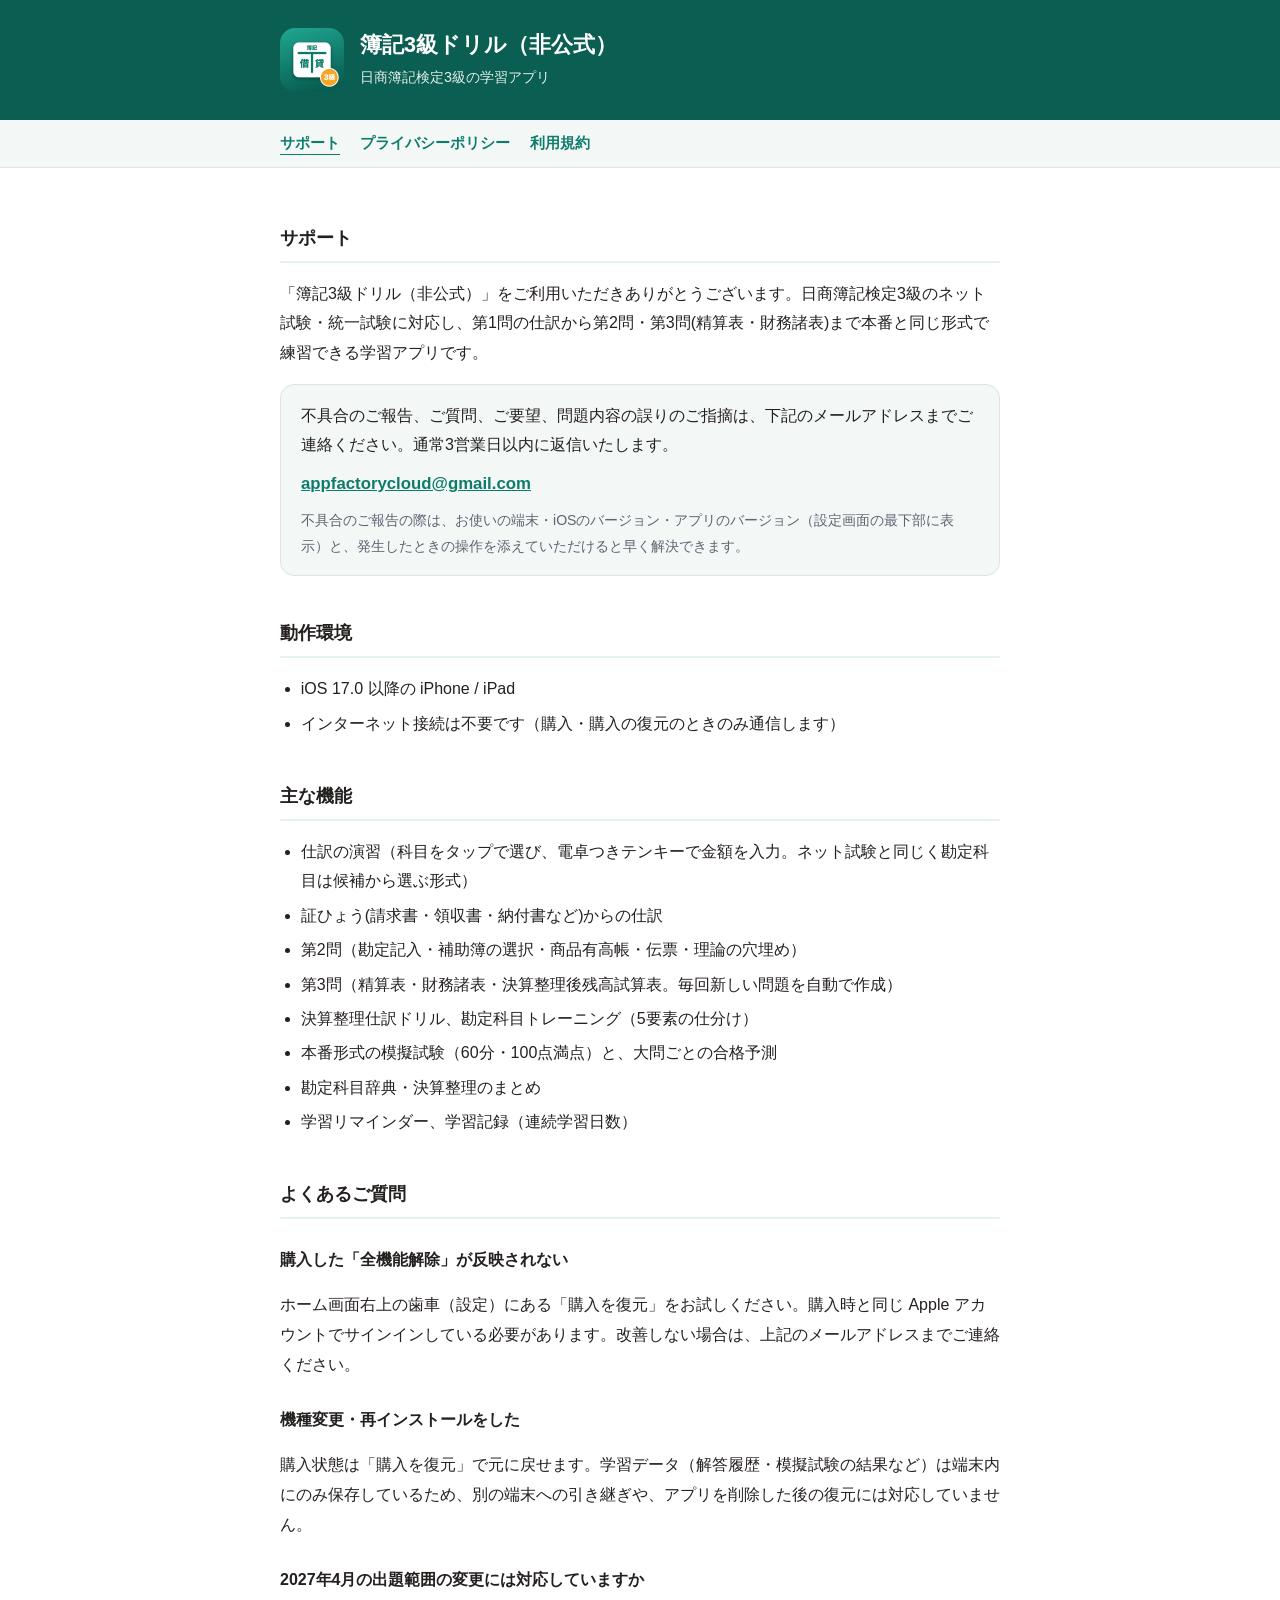
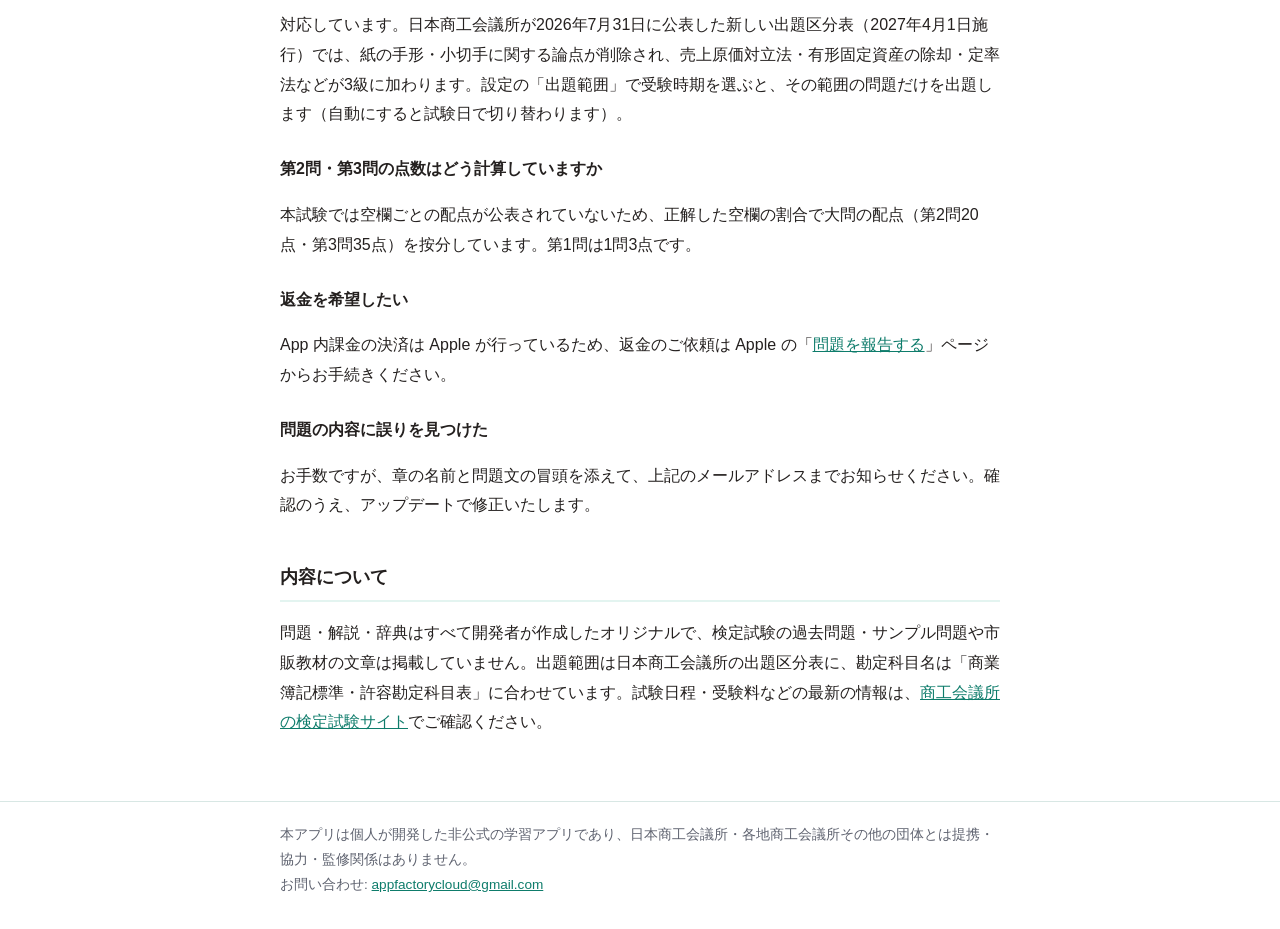
<file: docs/index.html>
<!DOCTYPE html>
<html lang="ja">
<head>
<meta charset="UTF-8">
<meta name="viewport" content="width=device-width, initial-scale=1.0">
<title>サポート | 簿記3級ドリル（非公式）</title>
<meta name="description" content="簿記3級ドリル（非公式）のサポートページ。お問い合わせ先とよくあるご質問。">
<link rel="icon" href="icon.png">
<link rel="apple-touch-icon" href="icon.png">
<link rel="stylesheet" href="style.css">
</head>
<body>
<header>
  <div class="inner">
    <img src="icon.png" alt="">
    <div>
      <h1>簿記3級ドリル<span class="nowrap">（非公式）</span></h1>
      <p>日商簿記検定3級の学習アプリ</p>
    </div>
  </div>
</header>
<nav>
  <div class="inner">
    <a href="index.html" aria-current="page">サポート</a>
    <a href="privacy.html">プライバシーポリシー</a>
    <a href="terms.html">利用規約</a>
  </div>
</nav>
<main>
<h2>サポート</h2>
<p>「簿記3級ドリル（非公式）」をご利用いただきありがとうございます。日商簿記検定3級のネット試験・統一試験に対応し、第1問の仕訳から第2問・第3問(精算表・財務諸表)まで本番と同じ形式で練習できる学習アプリです。</p>

<div class="card">
  <p style="margin:0">不具合のご報告、ご質問、ご要望、問題内容の誤りのご指摘は、下記のメールアドレスまでご連絡ください。通常3営業日以内に返信いたします。</p>
  <p class="contact" style="margin:8px 0 0"><a href="mailto:appfactorycloud@gmail.com?subject=%E3%80%90%E7%B0%BF%E8%A8%983%E7%B4%9A%E3%83%89%E3%83%AA%E3%83%AB%E3%80%91%E3%81%8A%E5%95%8F%E3%81%84%E5%90%88%E3%82%8F%E3%81%9B">appfactorycloud@gmail.com</a></p>
  <p class="note" style="margin:8px 0 0">不具合のご報告の際は、お使いの端末・iOSのバージョン・アプリのバージョン（設定画面の最下部に表示）と、発生したときの操作を添えていただけると早く解決できます。</p>
</div>

<h2>動作環境</h2>
<ul>
  <li>iOS 17.0 以降の iPhone / iPad</li>
  <li>インターネット接続は不要です（購入・購入の復元のときのみ通信します）</li>
</ul>

<h2>主な機能</h2>
<ul>
  <li>仕訳の演習（科目をタップで選び、電卓つきテンキーで金額を入力。ネット試験と同じく勘定科目は候補から選ぶ形式）</li>
  <li>証ひょう(請求書・領収書・納付書など)からの仕訳</li>
  <li>第2問（勘定記入・補助簿の選択・商品有高帳・伝票・理論の穴埋め）</li>
  <li>第3問（精算表・財務諸表・決算整理後残高試算表。毎回新しい問題を自動で作成）</li>
  <li>決算整理仕訳ドリル、勘定科目トレーニング（5要素の仕分け）</li>
  <li>本番形式の模擬試験（60分・100点満点）と、大問ごとの合格予測</li>
  <li>勘定科目辞典・決算整理のまとめ</li>
  <li>学習リマインダー、学習記録（連続学習日数）</li>
</ul>

<h2>よくあるご質問</h2>
<h3>購入した「全機能解除」が反映されない</h3>
<p>ホーム画面右上の歯車（設定）にある「購入を復元」をお試しください。購入時と同じ Apple アカウントでサインインしている必要があります。改善しない場合は、上記のメールアドレスまでご連絡ください。</p>
<h3>機種変更・再インストールをした</h3>
<p>購入状態は「購入を復元」で元に戻せます。学習データ（解答履歴・模擬試験の結果など）は端末内にのみ保存しているため、別の端末への引き継ぎや、アプリを削除した後の復元には対応していません。</p>
<h3>2027年4月の出題範囲の変更には対応していますか</h3>
<p>対応しています。日本商工会議所が2026年7月31日に公表した新しい出題区分表（2027年4月1日施行）では、紙の手形・小切手に関する論点が削除され、売上原価対立法・有形固定資産の除却・定率法などが3級に加わります。設定の「出題範囲」で受験時期を選ぶと、その範囲の問題だけを出題します（自動にすると試験日で切り替わります）。</p>
<h3>第2問・第3問の点数はどう計算していますか</h3>
<p>本試験では空欄ごとの配点が公表されていないため、正解した空欄の割合で大問の配点（第2問20点・第3問35点）を按分しています。第1問は1問3点です。</p>
<h3>返金を希望したい</h3>
<p>App 内課金の決済は Apple が行っているため、返金のご依頼は Apple の「<a href="https://reportaproblem.apple.com/">問題を報告する</a>」ページからお手続きください。</p>
<h3>問題の内容に誤りを見つけた</h3>
<p>お手数ですが、章の名前と問題文の冒頭を添えて、上記のメールアドレスまでお知らせください。確認のうえ、アップデートで修正いたします。</p>

<h2>内容について</h2>
<p>問題・解説・辞典はすべて開発者が作成したオリジナルで、検定試験の過去問題・サンプル問題や市販教材の文章は掲載していません。出題範囲は日本商工会議所の出題区分表に、勘定科目名は「商業簿記標準・許容勘定科目表」に合わせています。試験日程・受験料などの最新の情報は、<a href="https://www.kentei.ne.jp/bookkeeping">商工会議所の検定試験サイト</a>でご確認ください。</p>

</main>
<footer>
  <div class="inner">
    本アプリは個人が開発した非公式の学習アプリであり、日本商工会議所・各地商工会議所その他の団体とは提携・協力・監修関係はありません。<br>
    お問い合わせ: <a href="mailto:appfactorycloud@gmail.com">appfactorycloud@gmail.com</a>
  </div>
</footer>
</body>
</html>
</file>
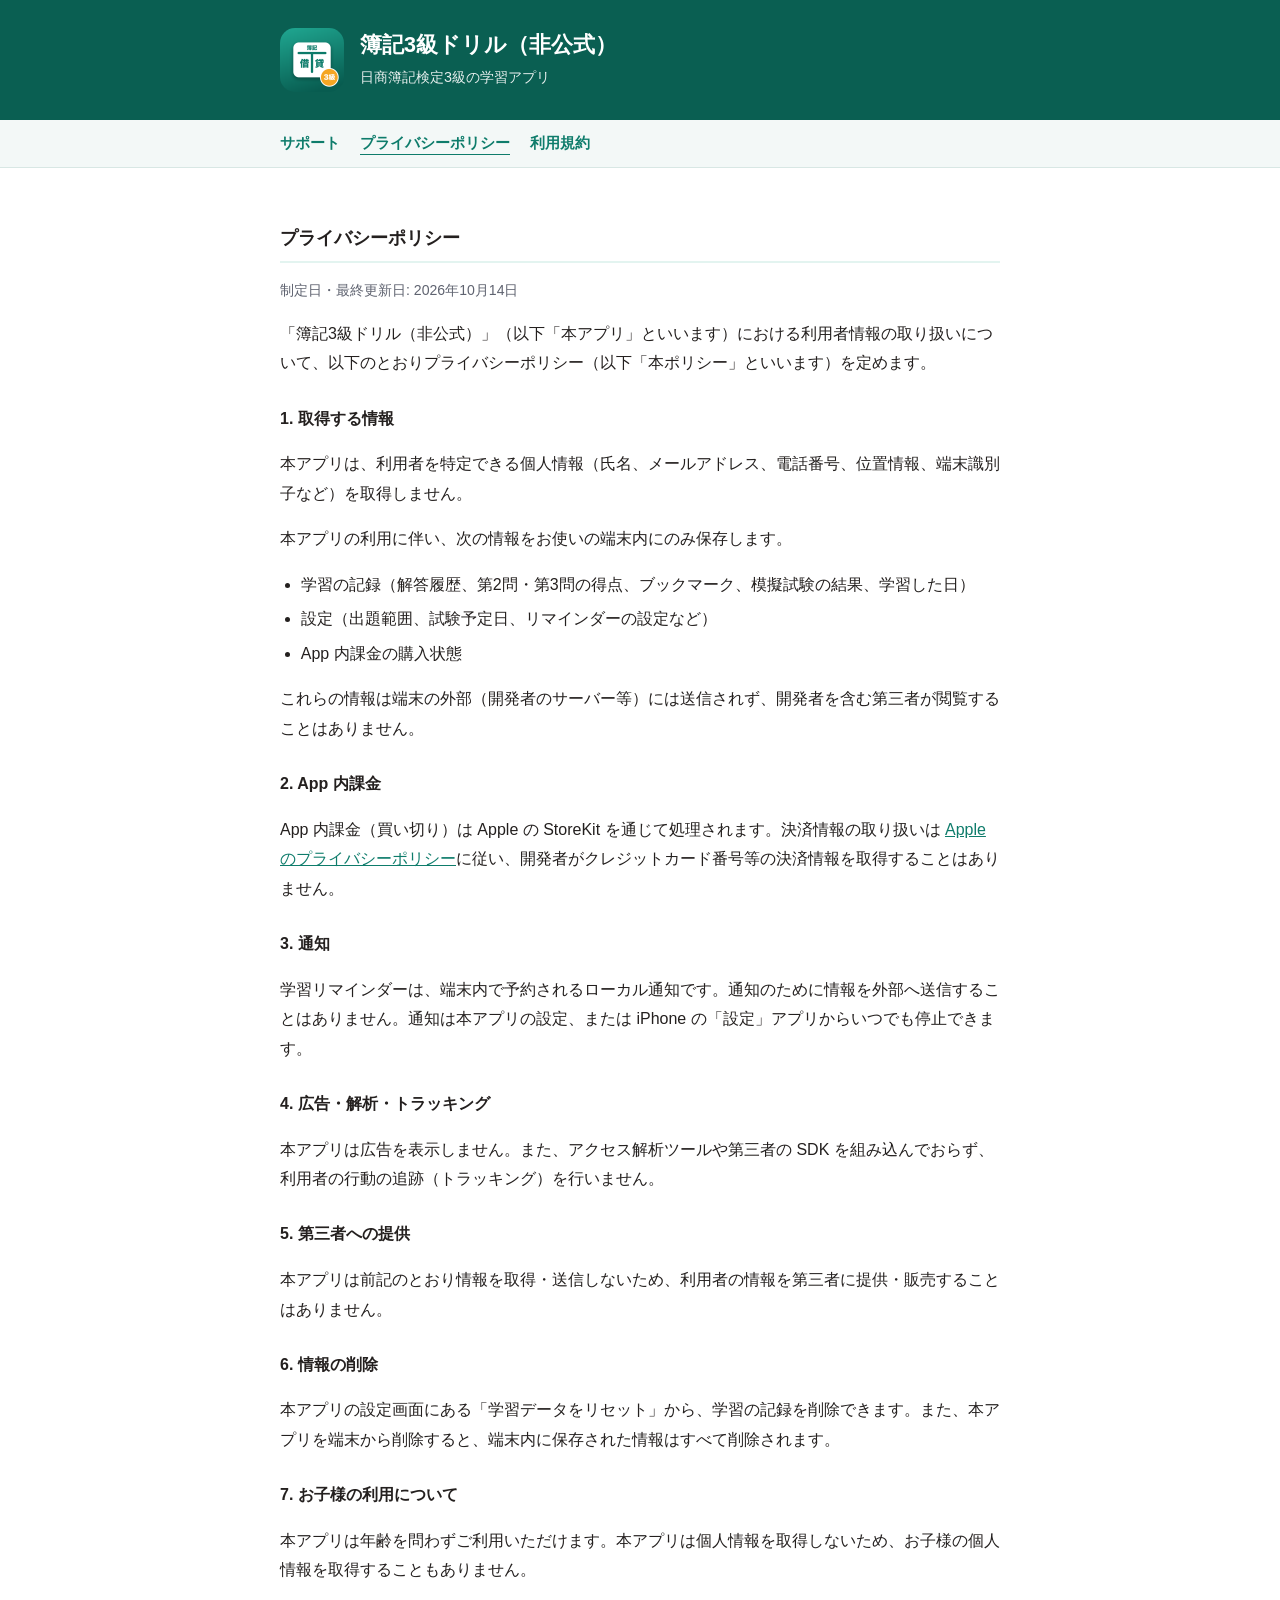
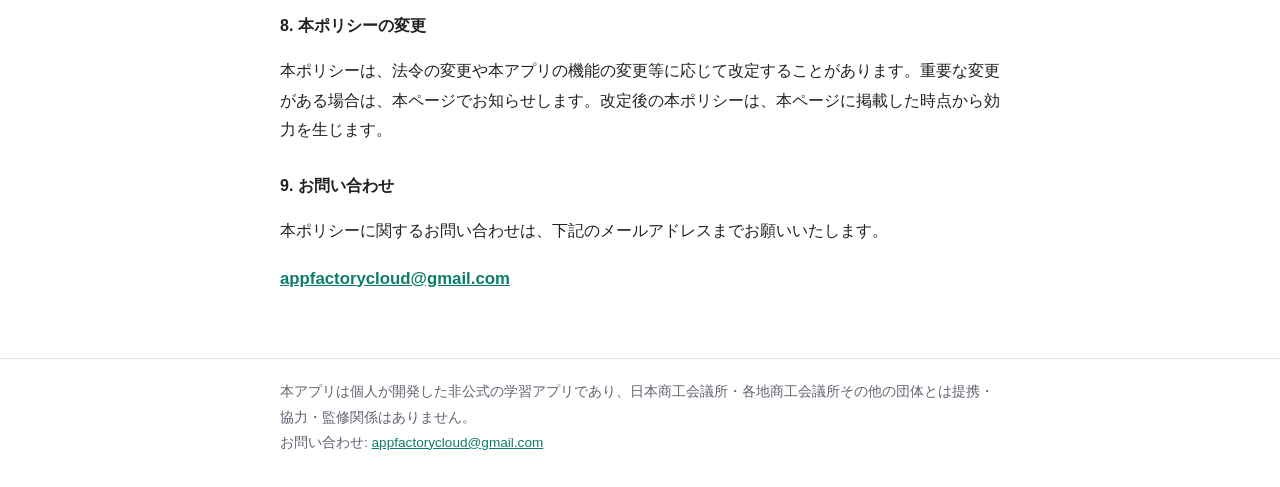
<file: docs/privacy.html>
<!DOCTYPE html>
<html lang="ja">
<head>
<meta charset="UTF-8">
<meta name="viewport" content="width=device-width, initial-scale=1.0">
<title>プライバシーポリシー | 簿記3級ドリル（非公式）</title>
<meta name="description" content="簿記3級ドリル（非公式）のプライバシーポリシー。">
<link rel="icon" href="icon.png">
<link rel="apple-touch-icon" href="icon.png">
<link rel="stylesheet" href="style.css">
</head>
<body>
<header>
  <div class="inner">
    <img src="icon.png" alt="">
    <div>
      <h1>簿記3級ドリル<span class="nowrap">（非公式）</span></h1>
      <p>日商簿記検定3級の学習アプリ</p>
    </div>
  </div>
</header>
<nav>
  <div class="inner">
    <a href="index.html">サポート</a>
    <a href="privacy.html" aria-current="page">プライバシーポリシー</a>
    <a href="terms.html">利用規約</a>
  </div>
</nav>
<main>
<h2>プライバシーポリシー</h2>
<p class="updated">制定日・最終更新日: 2026年10月14日</p>
<p>「簿記3級ドリル（非公式）」（以下「本アプリ」といいます）における利用者情報の取り扱いについて、以下のとおりプライバシーポリシー（以下「本ポリシー」といいます）を定めます。</p>

<h3>1. 取得する情報</h3>
<p>本アプリは、利用者を特定できる個人情報（氏名、メールアドレス、電話番号、位置情報、端末識別子など）を取得しません。</p>
<p>本アプリの利用に伴い、次の情報をお使いの端末内にのみ保存します。</p>
<ul>
  <li>学習の記録（解答履歴、第2問・第3問の得点、ブックマーク、模擬試験の結果、学習した日）</li>
  <li>設定（出題範囲、試験予定日、リマインダーの設定など）</li>
  <li>App 内課金の購入状態</li>
</ul>
<p>これらの情報は端末の外部（開発者のサーバー等）には送信されず、開発者を含む第三者が閲覧することはありません。</p>

<h3>2. App 内課金</h3>
<p>App 内課金（買い切り）は Apple の StoreKit を通じて処理されます。決済情報の取り扱いは <a href="https://www.apple.com/jp/legal/privacy/">Apple のプライバシーポリシー</a>に従い、開発者がクレジットカード番号等の決済情報を取得することはありません。</p>

<h3>3. 通知</h3>
<p>学習リマインダーは、端末内で予約されるローカル通知です。通知のために情報を外部へ送信することはありません。通知は本アプリの設定、または iPhone の「設定」アプリからいつでも停止できます。</p>

<h3>4. 広告・解析・トラッキング</h3>
<p>本アプリは広告を表示しません。また、アクセス解析ツールや第三者の SDK を組み込んでおらず、利用者の行動の追跡（トラッキング）を行いません。</p>

<h3>5. 第三者への提供</h3>
<p>本アプリは前記のとおり情報を取得・送信しないため、利用者の情報を第三者に提供・販売することはありません。</p>

<h3>6. 情報の削除</h3>
<p>本アプリの設定画面にある「学習データをリセット」から、学習の記録を削除できます。また、本アプリを端末から削除すると、端末内に保存された情報はすべて削除されます。</p>

<h3>7. お子様の利用について</h3>
<p>本アプリは年齢を問わずご利用いただけます。本アプリは個人情報を取得しないため、お子様の個人情報を取得することもありません。</p>

<h3>8. 本ポリシーの変更</h3>
<p>本ポリシーは、法令の変更や本アプリの機能の変更等に応じて改定することがあります。重要な変更がある場合は、本ページでお知らせします。改定後の本ポリシーは、本ページに掲載した時点から効力を生じます。</p>

<h3>9. お問い合わせ</h3>
<p>本ポリシーに関するお問い合わせは、下記のメールアドレスまでお願いいたします。</p>
<p class="contact"><a href="mailto:appfactorycloud@gmail.com">appfactorycloud@gmail.com</a></p>

</main>
<footer>
  <div class="inner">
    本アプリは個人が開発した非公式の学習アプリであり、日本商工会議所・各地商工会議所その他の団体とは提携・協力・監修関係はありません。<br>
    お問い合わせ: <a href="mailto:appfactorycloud@gmail.com">appfactorycloud@gmail.com</a>
  </div>
</footer>
</body>
</html>
</file>
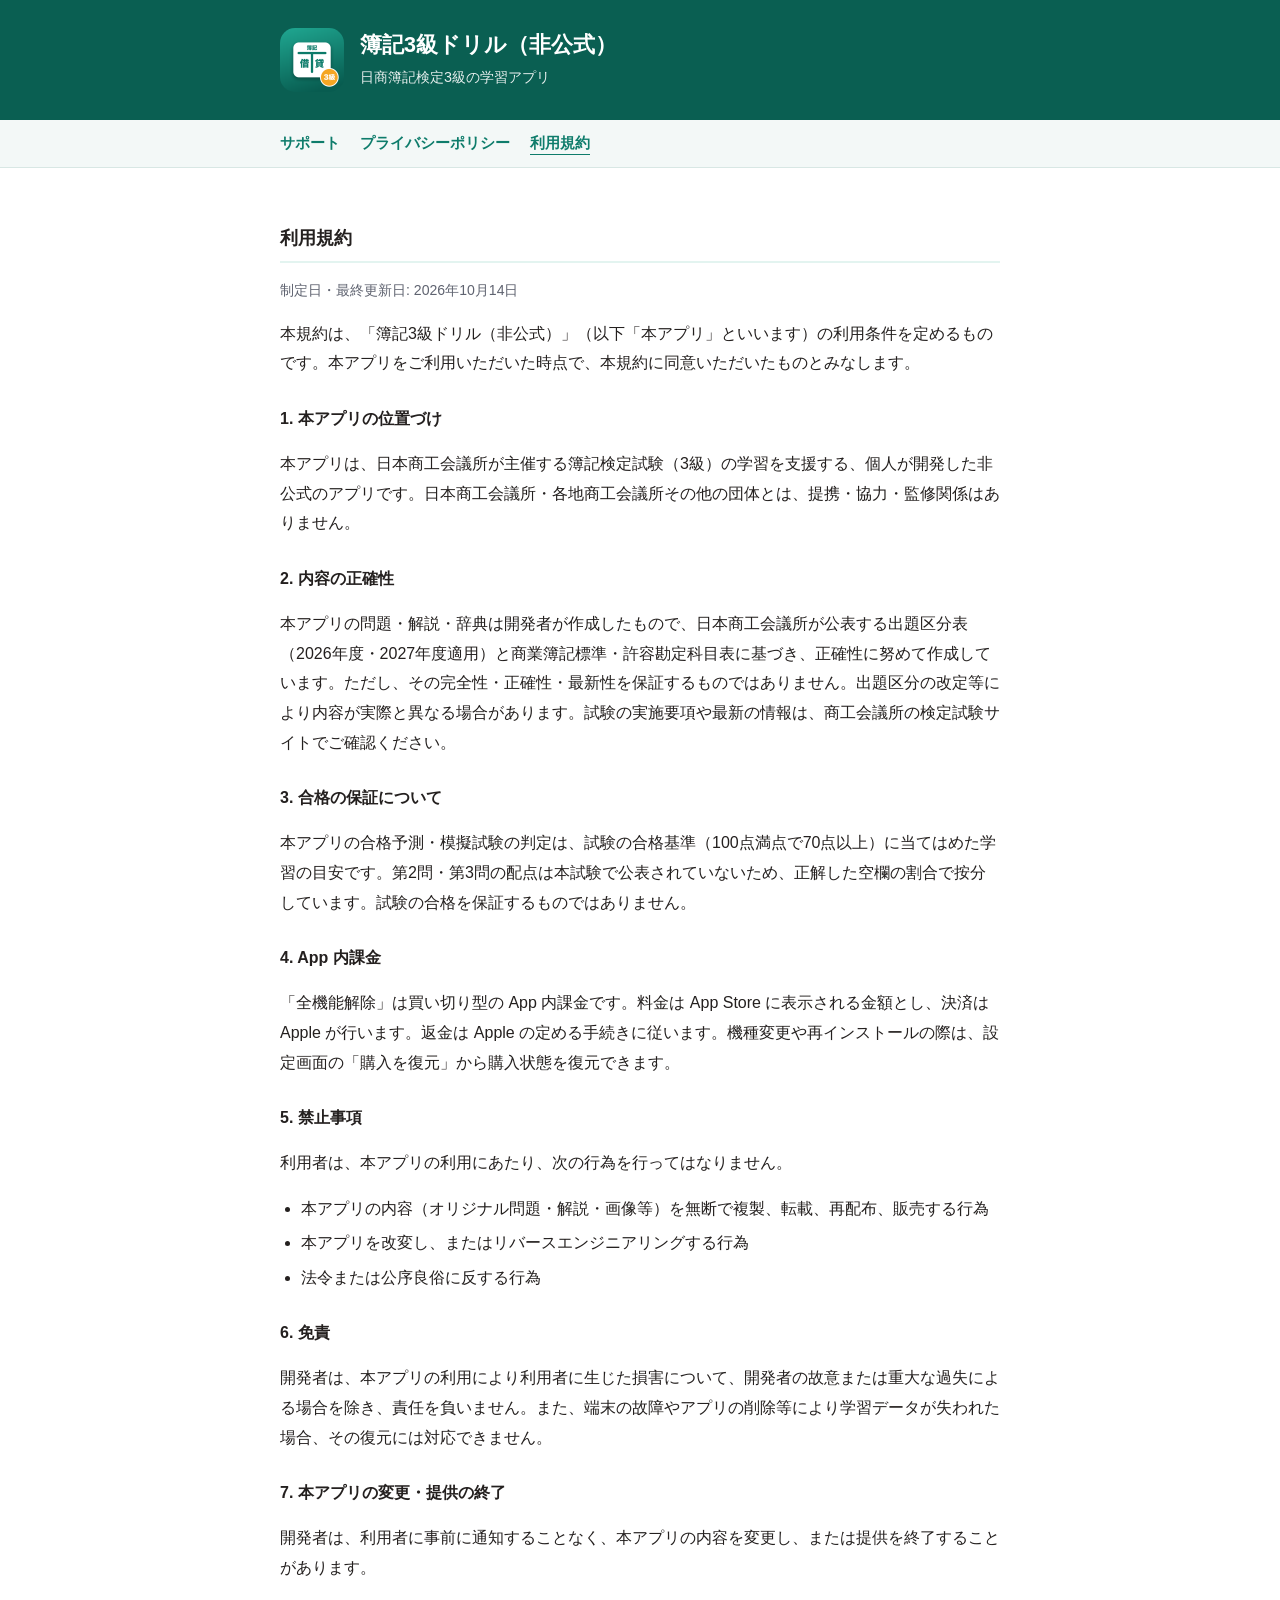
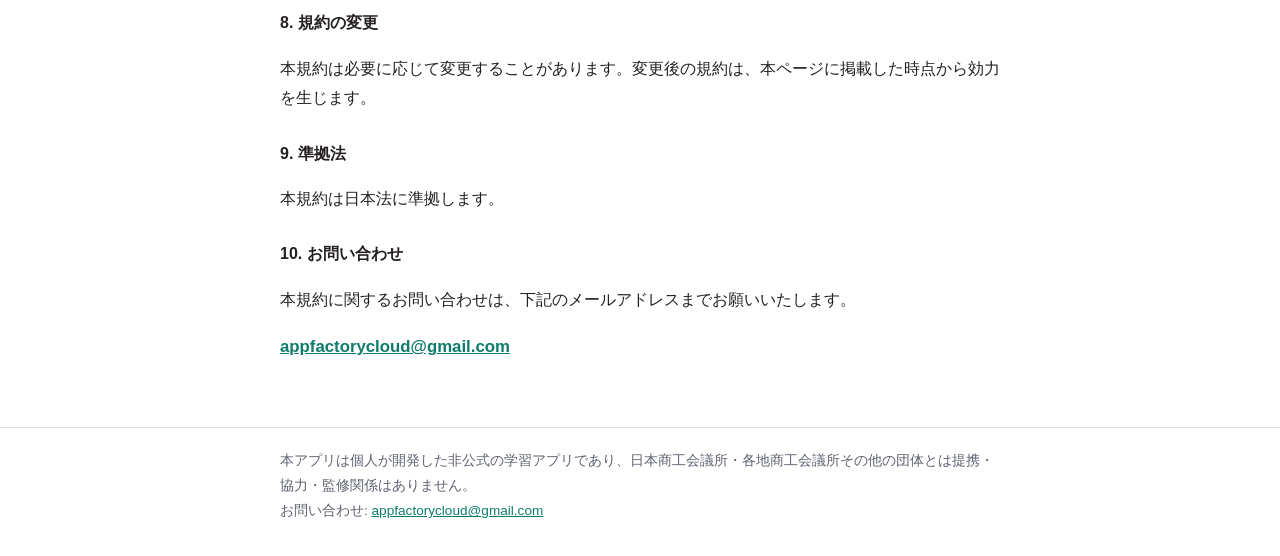
<file: docs/terms.html>
<!DOCTYPE html>
<html lang="ja">
<head>
<meta charset="UTF-8">
<meta name="viewport" content="width=device-width, initial-scale=1.0">
<title>利用規約 | 簿記3級ドリル（非公式）</title>
<meta name="description" content="簿記3級ドリル（非公式）の利用規約。">
<link rel="icon" href="icon.png">
<link rel="apple-touch-icon" href="icon.png">
<link rel="stylesheet" href="style.css">
</head>
<body>
<header>
  <div class="inner">
    <img src="icon.png" alt="">
    <div>
      <h1>簿記3級ドリル<span class="nowrap">（非公式）</span></h1>
      <p>日商簿記検定3級の学習アプリ</p>
    </div>
  </div>
</header>
<nav>
  <div class="inner">
    <a href="index.html">サポート</a>
    <a href="privacy.html">プライバシーポリシー</a>
    <a href="terms.html" aria-current="page">利用規約</a>
  </div>
</nav>
<main>
<h2>利用規約</h2>
<p class="updated">制定日・最終更新日: 2026年10月14日</p>
<p>本規約は、「簿記3級ドリル（非公式）」（以下「本アプリ」といいます）の利用条件を定めるものです。本アプリをご利用いただいた時点で、本規約に同意いただいたものとみなします。</p>

<h3>1. 本アプリの位置づけ</h3>
<p>本アプリは、日本商工会議所が主催する簿記検定試験（3級）の学習を支援する、個人が開発した非公式のアプリです。日本商工会議所・各地商工会議所その他の団体とは、提携・協力・監修関係はありません。</p>

<h3>2. 内容の正確性</h3>
<p>本アプリの問題・解説・辞典は開発者が作成したもので、日本商工会議所が公表する出題区分表（2026年度・2027年度適用）と商業簿記標準・許容勘定科目表に基づき、正確性に努めて作成しています。ただし、その完全性・正確性・最新性を保証するものではありません。出題区分の改定等により内容が実際と異なる場合があります。試験の実施要項や最新の情報は、商工会議所の検定試験サイトでご確認ください。</p>

<h3>3. 合格の保証について</h3>
<p>本アプリの合格予測・模擬試験の判定は、試験の合格基準（100点満点で70点以上）に当てはめた学習の目安です。第2問・第3問の配点は本試験で公表されていないため、正解した空欄の割合で按分しています。試験の合格を保証するものではありません。</p>

<h3>4. App 内課金</h3>
<p>「全機能解除」は買い切り型の App 内課金です。料金は App Store に表示される金額とし、決済は Apple が行います。返金は Apple の定める手続きに従います。機種変更や再インストールの際は、設定画面の「購入を復元」から購入状態を復元できます。</p>

<h3>5. 禁止事項</h3>
<p>利用者は、本アプリの利用にあたり、次の行為を行ってはなりません。</p>
<ul>
  <li>本アプリの内容（オリジナル問題・解説・画像等）を無断で複製、転載、再配布、販売する行為</li>
  <li>本アプリを改変し、またはリバースエンジニアリングする行為</li>
  <li>法令または公序良俗に反する行為</li>
</ul>

<h3>6. 免責</h3>
<p>開発者は、本アプリの利用により利用者に生じた損害について、開発者の故意または重大な過失による場合を除き、責任を負いません。また、端末の故障やアプリの削除等により学習データが失われた場合、その復元には対応できません。</p>

<h3>7. 本アプリの変更・提供の終了</h3>
<p>開発者は、利用者に事前に通知することなく、本アプリの内容を変更し、または提供を終了することがあります。</p>

<h3>8. 規約の変更</h3>
<p>本規約は必要に応じて変更することがあります。変更後の規約は、本ページに掲載した時点から効力を生じます。</p>

<h3>9. 準拠法</h3>
<p>本規約は日本法に準拠します。</p>

<h3>10. お問い合わせ</h3>
<p>本規約に関するお問い合わせは、下記のメールアドレスまでお願いいたします。</p>
<p class="contact"><a href="mailto:appfactorycloud@gmail.com">appfactorycloud@gmail.com</a></p>

</main>
<footer>
  <div class="inner">
    本アプリは個人が開発した非公式の学習アプリであり、日本商工会議所・各地商工会議所その他の団体とは提携・協力・監修関係はありません。<br>
    お問い合わせ: <a href="mailto:appfactorycloud@gmail.com">appfactorycloud@gmail.com</a>
  </div>
</footer>
</body>
</html>
</file>
<file: docs/style.css>
:root {
  --brand: #0e7c6b;
  --header: #0a5f52;
  --brand-soft: #e3f4f0;
  --ink: #24201f;
  --muted: #5f6370;
  --bg: #ffffff;
  --surface: #f3f8f7;
  --line: #d8e7e4;
}
@media (prefers-color-scheme: dark) {
  :root {
    --brand: #3fd1b8;
    --header: #0b3d36;
    --brand-soft: #13302b;
    --ink: #f4eff0;
    --muted: #a7aabb;
    --bg: #101615;
    --surface: #18221f;
    --line: #2a3a36;
  }
}
* { box-sizing: border-box; }
html { -webkit-text-size-adjust: 100%; }
body {
  overflow-wrap: anywhere;
  margin: 0;
  font-family: -apple-system, BlinkMacSystemFont, "Hiragino Sans", "Hiragino Kaku Gothic ProN", "Noto Sans JP", sans-serif;
  line-height: 1.85;
  color: var(--ink);
  background: var(--bg);
}
header { background: var(--header); color: #fff; }
header .inner, main, footer .inner { max-width: 760px; margin: 0 auto; padding: 0 20px; }
header .inner { padding-top: 28px; padding-bottom: 28px; display: flex; gap: 16px; align-items: center; }
header img { width: 64px; height: 64px; border-radius: 15px; flex: none; }
header h1 { margin: 0; font-size: 1.35rem; line-height: 1.4; overflow-wrap: anywhere; }
header p { margin: 4px 0 0; opacity: 0.9; font-size: 0.9rem; }
nav { border-bottom: 1px solid var(--line); background: var(--surface); }
nav .inner { max-width: 760px; margin: 0 auto; padding: 10px 20px; display: flex; gap: 20px; flex-wrap: wrap; font-size: 0.92rem; }
a { color: var(--brand); }
nav a { text-decoration: none; font-weight: 600; }
nav a[aria-current="page"] { text-decoration: underline; text-underline-offset: 6px; }
main { padding-top: 12px; padding-bottom: 48px; }
h2 { font-size: 1.15rem; margin: 2.2em 0 0.6em; padding-bottom: 6px; border-bottom: 2px solid var(--brand-soft); }
h3 { font-size: 1rem; margin: 1.6em 0 0.3em; }
.updated { color: var(--muted); font-size: 0.88rem; }
.card { background: var(--surface); border: 1px solid var(--line); border-radius: 14px; padding: 16px 20px; margin: 16px 0; }
.contact { font-size: 1.05rem; font-weight: 700; word-break: break-all; }
.note { color: var(--muted); font-size: 0.88rem; }
ul { padding-left: 1.3em; }
li { margin: 0.3em 0; }
footer { border-top: 1px solid var(--line); color: var(--muted); font-size: 0.85rem; }
footer .inner { padding-top: 20px; padding-bottom: 32px; }
.nowrap { white-space: nowrap; }
</file>
